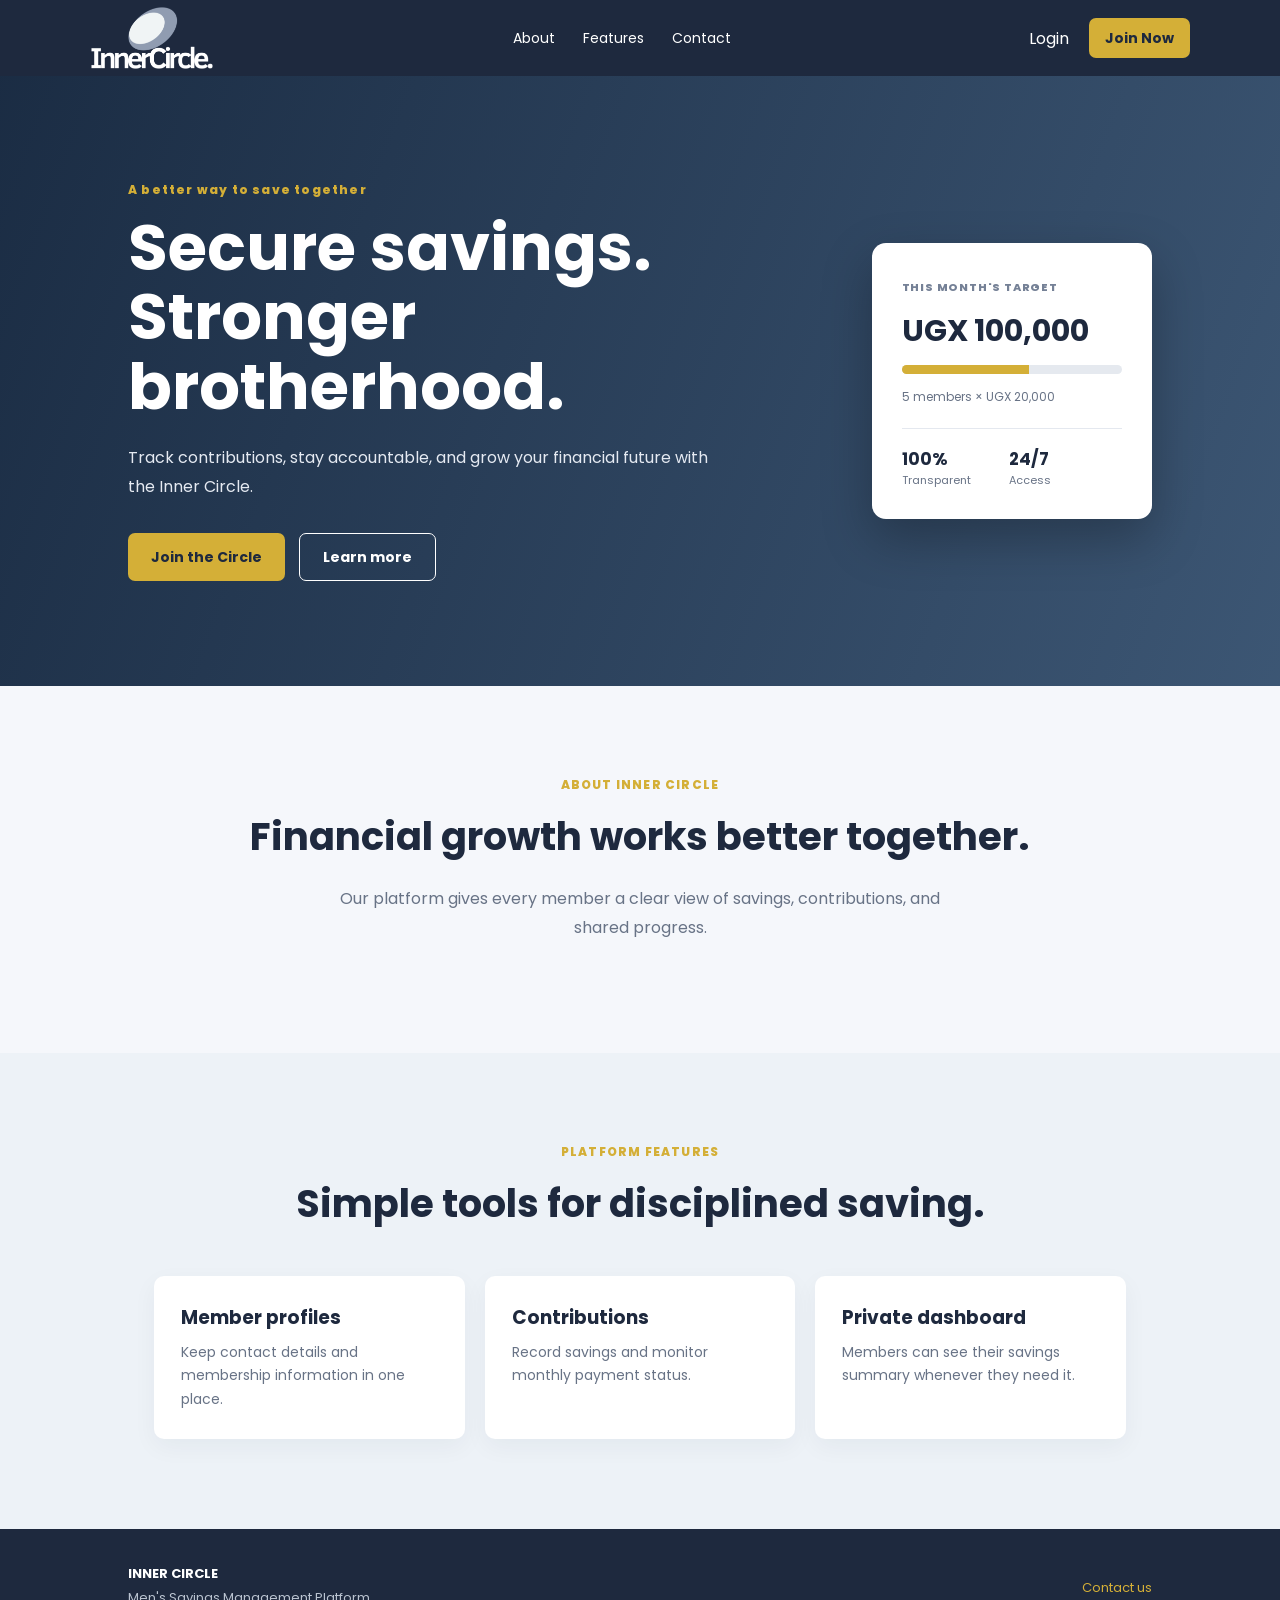
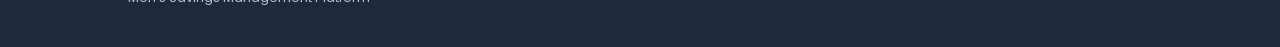
<file: index.html>
<!doctype html>
<html lang="en">
<head>
  <meta charset="utf-8">
  <meta name="viewport" content="width=device-width, initial-scale=1">
  <title>Inner Circle | Savings Management</title>
  <link rel="preconnect" href="https://fonts.googleapis.com">
  <link rel="preconnect" href="https://fonts.gstatic.com" crossorigin>
  <link href="https://fonts.googleapis.com/css2?family=Poppins:wght@400;500;600;700;800&display=swap" rel="stylesheet">
  <link rel="stylesheet" href="style.css">
</head>
<body>
  <header class="site-header">
    <a class="brand" href="index.html" aria-label="Inner Circle home"><img class="brand-logo" src="inner-circle-logo-light.png" alt="Inner Circle"></a>
    <nav aria-label="Main navigation">
      <a href="#about">About</a><a href="#features">Features</a><a href="#contact">Contact</a>
    </nav>
    <div class="header-actions"><a class="text-link" href="login.html">Login</a><a class="button button-small" href="register.html">Join Now</a></div>
  </header>

  <main>
    <section class="hero">
      <div class="hero-copy">
        <span class="eyebrow">A better way to save together</span>
        <h1>Secure savings.<br>Stronger brotherhood.</h1>
        <p>Track contributions, stay accountable, and grow your financial future with the Inner Circle.</p>
        <div class="hero-actions"><a class="button" href="register.html">Join the Circle</a><a class="button button-outline" href="#about">Learn more</a></div>
      </div>
      <aside class="hero-card" aria-label="Savings summary">
        <span>THIS MONTH'S TARGET</span><strong>UGX 100,000</strong>
        <div class="progress"><span></span></div><p>5 members × UGX 20,000</p>
        <div class="mini-stats"><div><b>100%</b><small>Transparent</small></div><div><b>24/7</b><small>Access</small></div></div>
      </aside>
    </section>

    <section class="section" id="about"><span class="eyebrow">ABOUT INNER CIRCLE</span><h2>Financial growth works better together.</h2><p class="lead">Our platform gives every member a clear view of savings, contributions, and shared progress.</p></section>
    <section class="section muted" id="features"><span class="eyebrow">PLATFORM FEATURES</span><h2>Simple tools for disciplined saving.</h2><div class="feature-grid"><article><h3>Member profiles</h3><p>Keep contact details and membership information in one place.</p></article><article><h3>Contributions</h3><p>Record savings and monitor monthly payment status.</p></article><article><h3>Private dashboard</h3><p>Members can see their savings summary whenever they need it.</p></article></div></section>
  </main>
  <footer id="contact"><div><b>INNER CIRCLE</b><p>Men's Savings Management Platform</p></div><a href="mailto:ssageofrey@gmail.com">Contact us</a></footer>
</body>
</html>
</file>
<file: style.css>
:root{--navy:#1e293e;--navy-dark:#1e293e;--gold:#d4af37;--ink:#172033;--muted:#687386;--paper:#f5f7fb;--white:#fff;--line:#e4e8ef}*{box-sizing:border-box}html{scroll-behavior:smooth}body{margin:0;font-family:Poppins,Arial,sans-serif;color:var(--ink);background:var(--paper)}a{text-decoration:none;color:inherit}.site-header,.dashboard-header{min-height:76px;padding:0 7%;display:flex;align-items:center;justify-content:space-between;background:var(--navy);color:#fff}.brand{display:flex;align-items:center;line-height:0}.brand-logo{display:block;width:124px;height:auto}.site-header nav{display:flex;gap:28px;font-size:14px}.site-header nav a:hover,.text-link:hover{color:var(--gold)}.header-actions{display:flex;align-items:center;gap:20px}.button{display:inline-flex;justify-content:center;align-items:center;min-height:48px;padding:0 23px;border:0;border-radius:7px;background:var(--gold);color:var(--navy);font:700 14px Poppins;cursor:pointer;transition:transform .2s,box-shadow .2s}.button:hover{transform:translateY(-2px);box-shadow:0 9px 20px #0002}.button-small{min-height:40px;padding:0 16px}.button-outline{background:transparent;border:1px solid #fff;color:#fff}.hero{min-height:610px;padding:90px 10%;display:flex;gap:9%;align-items:center;justify-content:center;background:linear-gradient(110deg,#081b34eB,#0e2e52cc),url('https://images.unsplash.com/photo-1556740749-887f6717d7e4?auto=format&fit=crop&w=1600&q=85') center/cover;color:#fff}.hero-copy{max-width:660px}.eyebrow{display:block;color:var(--gold);font-size:12px;font-weight:800;letter-spacing:1.2px;margin-bottom:14px}.hero h1,.account-intro h1{font-size:clamp(38px,5vw,64px);line-height:1.09;margin:0 0 22px}.hero p{max-width:590px;line-height:1.8;color:#e5eaf2}.hero-actions{display:flex;gap:14px;margin-top:32px}.hero-card{width:310px;padding:30px;background:#fff;color:var(--navy);border-radius:14px;box-shadow:0 20px 50px #0004}.hero-card span,.summary-grid span{font-size:11px;font-weight:800;letter-spacing:.8px;color:#758196}.hero-card strong{display:block;font-size:30px;margin:11px 0}.hero-card p{font-size:12px;color:var(--muted)}.progress{height:9px;background:#e5e9ef;border-radius:20px;overflow:hidden}.progress span{display:block;width:58%;height:100%;background:var(--gold)}.mini-stats{display:flex;gap:38px;border-top:1px solid var(--line);margin-top:20px;padding-top:17px}.mini-stats b,.mini-stats small{display:block}.mini-stats b{font-size:17px}.mini-stats small{color:var(--muted);font-size:11px}.section{padding:90px 12%;text-align:center}.section h2{font-size:clamp(27px,3vw,42px);margin:0;color:var(--navy)}.lead{max-width:620px;margin:20px auto;color:var(--muted);line-height:1.8}.muted{background:#edf2f7}.feature-grid{display:grid;grid-template-columns:repeat(3,1fr);gap:20px;max-width:1000px;margin:44px auto 0}.feature-grid article{background:#fff;text-align:left;padding:27px;border-radius:10px;box-shadow:0 8px 25px #1025400c}.feature-grid h3{margin:0 0 9px;color:var(--navy)}.feature-grid p{margin:0;color:var(--muted);font-size:14px;line-height:1.7}footer{padding:35px 10%;color:#fff;background:var(--navy-dark);display:flex;justify-content:space-between;align-items:center;font-size:13px}footer p{margin:4px 0;color:#bac3d0}footer a{color:var(--gold)}.account-page{min-height:100vh;background:#eaf0f6}.account-layout{display:grid;grid-template-columns:minmax(340px,.9fr) minmax(420px,1.1fr);min-height:100vh}.account-intro{padding:55px 12%;color:#fff;background:var(--navy);display:flex;flex-direction:column;justify-content:space-between}.account-intro>div{max-width:520px}.account-intro h1{margin-top:0;font-size:clamp(35px,4vw,54px)}.account-intro p{color:#d6dfeb;line-height:1.8}.intro-foot{font-size:14px}.intro-foot a,.form-footer a{color:var(--gold);font-weight:700}.form-panel{max-width:670px;width:100%;margin:auto;padding:55px 11%;background:#fff}.form-panel.compact{max-width:590px}.form-heading h2{margin:0;color:var(--navy);font-size:30px}.form-heading p{font-size:13px;color:var(--muted);margin:8px 0 26px}.message{display:none;padding:11px 13px;border-radius:6px;font-size:13px;margin-bottom:16px}.message.error{display:block;background:#fff0f0;color:#a92323}.message.success{display:block;background:#ecf9f0;color:#13743b}form{display:grid;gap:16px}label{font-weight:600;font-size:13px;color:#28364b}input,select{display:block;width:100%;height:47px;margin-top:7px;border:1px solid #d7dee9;border-radius:6px;padding:0 13px;font:14px Poppins;color:var(--ink);background:#fff}input:focus,select:focus{outline:2px solid #d4af3766;border-color:var(--gold)}.two-columns{display:grid;grid-template-columns:1fr 1fr;gap:14px}.check-label{display:flex;align-items:flex-start;gap:9px;font-size:12px;line-height:1.55;font-weight:400}.check-label input{width:16px;height:16px;margin:2px 0 0;accent-color:var(--gold)}.full-width{width:100%;margin-top:5px}.form-footer{text-align:center;font-size:13px;color:var(--muted);margin-top:24px}.dashboard-page{min-height:100vh}.logout-button{border:1px solid #ffffff55;background:transparent;color:#fff;border-radius:6px;padding:9px 15px;font:600 13px Poppins;cursor:pointer}.dashboard{max-width:1140px;margin:0 auto;padding:65px 30px}.welcome{display:flex;justify-content:space-between;align-items:end;margin-bottom:32px}.welcome h1{margin:0;color:var(--navy);font-size:35px}.welcome p{margin:7px 0 0;color:var(--muted)}.member-id{font-size:11px;color:var(--muted);text-align:right}.member-id b{display:block;color:var(--navy);font-size:15px;margin-top:4px}.summary-grid,.admin-grid{display:grid;grid-template-columns:repeat(3,1fr);gap:18px}.summary-grid article,.dashboard-section,.admin-card{background:#fff;border:1px solid var(--line);border-radius:10px;padding:26px}.summary-grid strong{display:block;font-size:25px;color:var(--navy);margin:12px 0 5px}.summary-grid strong.status{color:#a26c09}.summary-grid small{font-size:12px;color:var(--muted)}.dashboard-section{display:flex;align-items:center;justify-content:space-between;gap:24px;margin-top:22px}.dashboard-section h2,.admin-card h2{font-size:22px;color:var(--navy);margin:0}.dashboard-section p,.admin-card>p{margin:8px 0 0;color:var(--muted);font-size:13px;line-height:1.7;max-width:650px}.contribution-table{align-items:start}.table-wrap{width:100%;overflow-x:auto}.contribution-table .table-wrap{margin-top:20px}table{width:100%;border-collapse:collapse;text-align:left;font-size:13px}th{color:#728095;font-size:11px;letter-spacing:.5px}th,td{padding:14px 10px;border-bottom:1px solid var(--line);white-space:nowrap}.empty-state{text-align:center;color:var(--muted);padding:20px}.admin-grid{grid-template-columns:1fr 1fr}.admin-card p{margin-bottom:20px}.table-button{border:1px solid #cad4e0;background:#fff;color:var(--navy);border-radius:5px;padding:6px 10px;font:600 12px Poppins;cursor:pointer;margin-right:6px}.table-button.danger{color:#a92323;border-color:#eab5b5}.hidden{display:none!important}@media(max-width:800px){.site-header nav{display:none}.hero{padding:70px 7%;flex-direction:column;align-items:flex-start}.hero-card{width:100%}.account-layout{grid-template-columns:1fr}.account-intro{min-height:370px;padding:38px 9%;gap:38px}.form-panel{padding:42px 9%}.summary-grid,.admin-grid{grid-template-columns:1fr}.welcome,.dashboard-section{align-items:flex-start;flex-direction:column}.member-id{text-align:left}.feature-grid{grid-template-columns:1fr}.two-columns{grid-template-columns:1fr}footer{gap:18px;align-items:flex-start;flex-direction:column}}@media(max-width:460px){.site-header{padding:0 5%}.brand-logo{width:110px}.header-actions{gap:10px}.text-link{display:none}.hero h1{font-size:38px}.dashboard{padding:42px 18px}}
</file>
